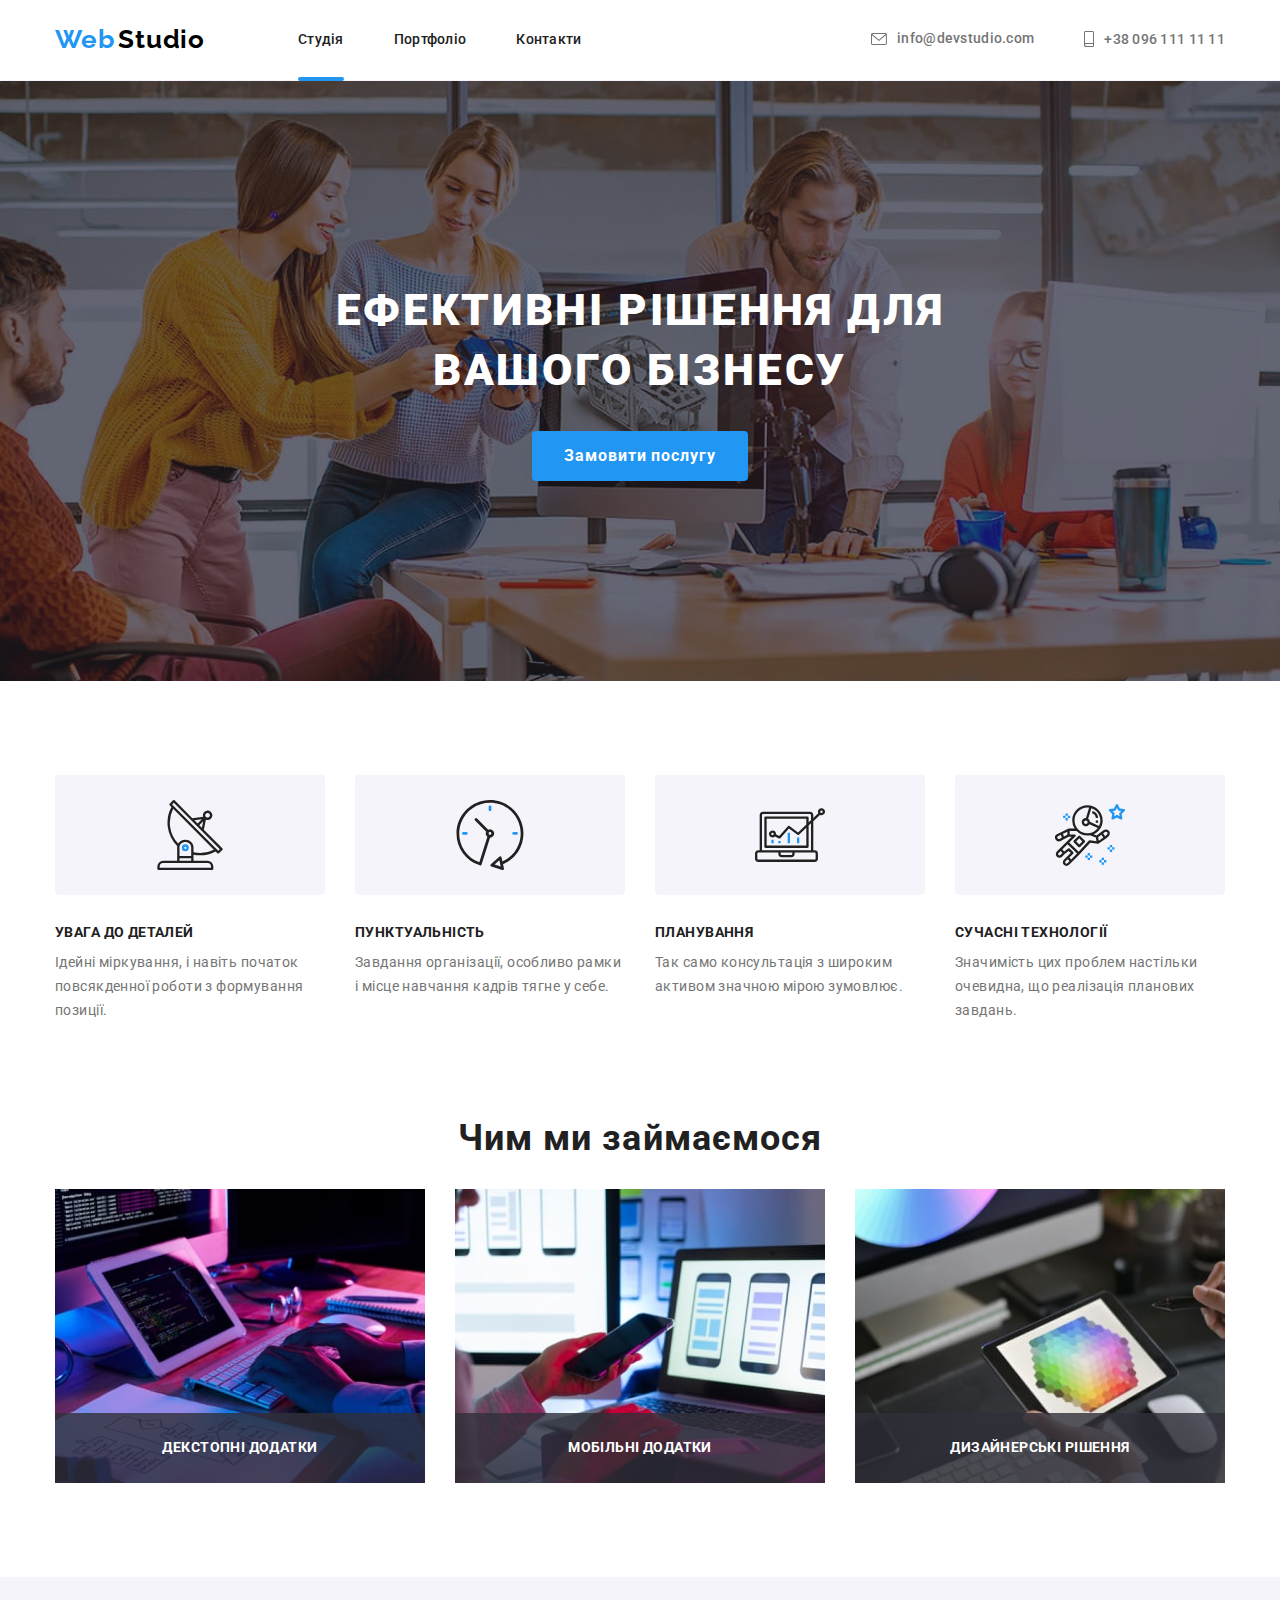
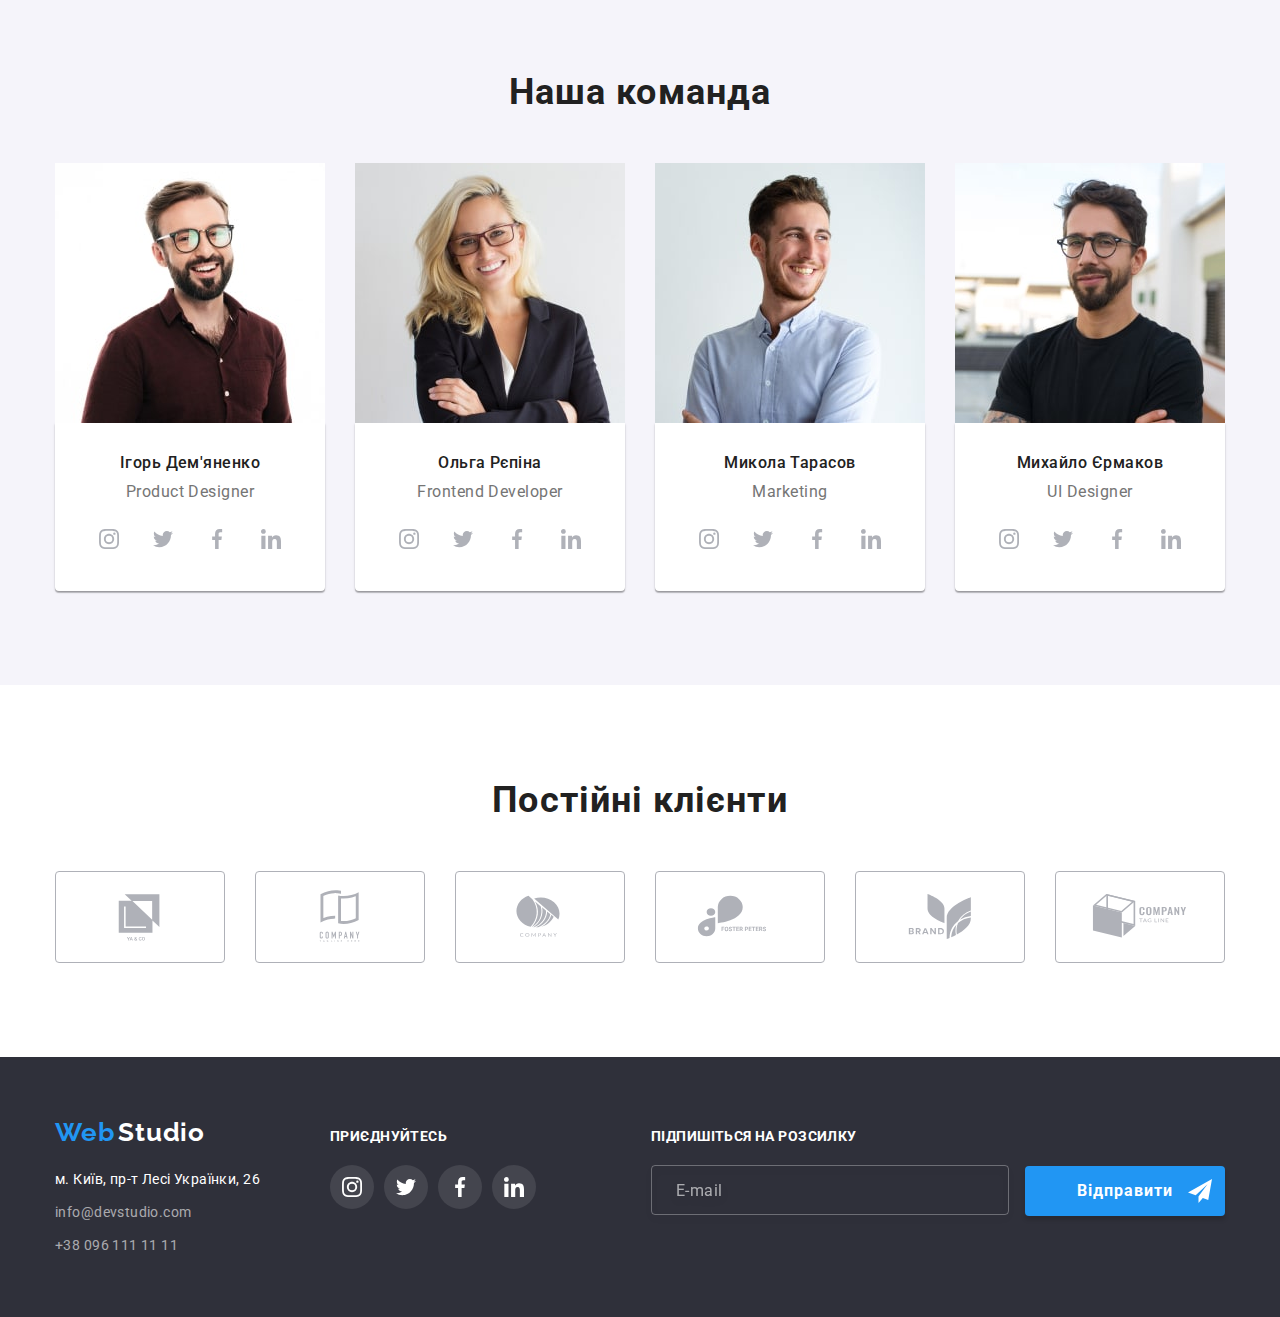
<file: index.html>
<!DOCTYPE html>
<html lang="uk">

<head>
    <meta charset="UTF-8">
    <meta http-equiv="X-UA-Compatible" content="IE=edge">
    <meta name="viewport" content="width=device-width, initial-scale=1.0">
    <title>WebStudio</title>
    <link rel="preconnect" href="https://fonts.googleapis.com">
    <link rel="preconnect" href="https://fonts.gstatic.com" crossorigin>
    <link
        href="https://fonts.googleapis.com/css2?family=Montserrat:wght@400;700&family=Raleway:wght@700&family=Roboto:wght@400;500;700;900&display=swap"
        rel="stylesheet">
    <link rel="stylesheet" href="https://cdnjs.cloudflare.com/ajax/libs/animate.css/4.1.1/animate.min.css" />
    <link href="https://unpkg.com/aos@2.3.1/dist/aos.css" rel="stylesheet">
    <link rel="stylesheet" href="https://cdnjs.cloudflare.com/ajax/libs/animate.css/4.1.1/animate.min.css" />
    <link rel="stylesheet"
        href="https://cdnjs.cloudflare.com/ajax/libs/modern-normalize/1.1.0/modern-normalize.min.css">
    <link rel="stylesheet" href="./CSS/main.min.css">
</head>

<!-- class="animate__animated animate__bounce" -->

<body>
    <header class="header">
        <div class="container">
            <a class="logo link" href="" lang="en"><span class="logo__web">Web</span> <span
                    class="logo__studio">Studio</span>
            </a>

            <nav class="navigation header__navigation">
                <ul class="navigation__list list">
                    <li class="navigation__item">
                        <a href="./index.html" class="navigation__link link current"> Студія </a>
                    </li>
                    <li class="navigation__item">
                        <a href="./portfolio.html" class="navigation__link link">Портфоліо</a>
                    </li>
                    <li class="navigation__item">
                        <a href="" class="navigation__link link">Контакти</a>
                    </li>
                </ul>
            </nav>
            <div class="auth-nav">
                <ul class="auth-list list">
                    <li>
                        <a href="mailto:info@devstudio.com" class="contact link">
                            <svg class="contact__icon" width="16" height="12">
                                <use href="./Images/icons.svg#icon-envelope"></use>
                            </svg>
                            info@devstudio.com
                        </a>
                    </li>
                    <li>
                        <a href="tel:+380961111111" class="contact link">
                            <svg class="contact__icon" width="10" height="16">
                                <use href="./Images/icons.svg#icon-smartphone"></use>
                            </svg>
                            +38 096 111 11 11</a>
                    </li>
                </ul>
            </div>
            <button type="button" class="menu-open" data-menu-open><svg class="menu-open-btn" width="40" height="40">
                    <use href="./Images/icons.svg#icon-menu_40px"></use>
                </svg></button>
            <div class="mobile-menu is-hidden" data-menu>
                <div class="container-mob">
                    <div class="menu-top">
                        <button type="button" class="menu-close" data-menu-close><svg class="close-open-btn" width="40"
                                height="40">
                                <use href="./Images/icons.svg#icon-close_40px"></use>
                            </svg></button>
                        <nav class="mob-menu-navigation">
                            <ul class="mob-menu-list list">
                                <li class="mob-menu-item">
                                    <a href="./index.html" class="mob-menu-link link current"> Студія </a>
                                </li>
                                <li class="mob-menu-item">
                                    <a href="./portfolio.html" class="mob-menu-link link">Портфоліо</a>
                                </li>
                                <li class="mob-menu-item">
                                    <a href="" class="mob-menu-link link">Контакти</a>
                                </li>
                            </ul>
                        </nav>
                    </div>
                    <div class="mob-auth-nav">
                        <ul class="mob-auth-list list">
                            <li>
                                <a href="tel:+380961111111" class="contact-tel link">
                                    +38 096 111 11 11</a>
                            </li>
                            <li>
                                <a href="mailto:info@devstudio.com" class="contact-mail link">
                                    info@devstudio.com
                                </a>
                            </li>

                        </ul>
                    </div>
                    <ul class="mob-soc-list list">
                        <li class="mob-soc-item">
                            <a href="" class="mob-soc-link link" target="_blank"
                                rel="noopener noreferrer nofollow">Instagram</a>
                        </li>
                        <li class="mob-soc-item">
                            <a href="" class="mob-soc-link link" target="_blank"
                                rel="noopener noreferrer nofollow">Twitter</a>
                        </li>
                        <li class="mob-soc-item">
                            <a href="" class="mob-soc-link link" target="_blank"
                                rel="noopener noreferrer nofollow">Facebook</a>
                        </li>
                        <li class="mob-soc-item">
                            <a href="" class="mob-soc-link link" target="_blank"
                                rel="noopener noreferrer nofollow">LinkedIn</a>
                        </li>
                    </ul>


                </div>
            </div>
    </header>
    <main>
        <section class="hero">
            <div class="container hero-content">
                <h1 class="hero-name">Ефективні рішення для вашого бізнесу</h1>
                <button type="button" class="button-hero" data-modal-open>Замовити послугу</button>
            </div>
        </section>
        <section class="about section">
            <div class="container">
                <h2 class="visually-hidden">Наші переваги</h2>

                <ul class="about-list list">
                    <li class="about-item">
                        <div class="about-thumb">
                            <svg class="about-icon" width="70" height="70">
                                <use href="./Images/icons.svg#icon-antenna-1"></use>
                            </svg>
                        </div>
                        <h3 class="about-title">УВАГА ДО ДЕТАЛЕЙ</h3>
                        <p class="about-text">Ідейні міркування, і навіть початок повсякденної роботи з формування
                            позиції.</p>

                    </li>
                    <li class="about-item">
                        <div class="about-thumb">
                            <svg class="about-icon" width="70" height="70">
                                <use href="./Images/icons.svg#icon-clock-1"></use>
                            </svg>
                        </div>
                        <h3 class="about-title">ПУНКТУАЛЬНІСТЬ</h3>
                        <p class="about-text">Завдання організації, особливо рамки і місце навчання кадрів тягне у себе.
                        </p>

                    </li>
                    <li class="about-item">
                        <div class="about-thumb">
                            <svg class="about-icon" width="70" height="70">
                                <use href="./Images/icons.svg#icon-diagram-1"></use>
                            </svg>
                        </div>
                        <h3 class="about-title">ПЛАНУВАННЯ</h3>
                        <p class="about-text">Так само консультація з широким активом значною мірою зумовлює.</p>

                    </li>
                    <li class="about-item">
                        <div class="about-thumb">
                            <svg class="about-icon" width="70" height="70">
                                <use href="./Images/icons.svg#icon-astronaut-1"></use>
                            </svg>
                        </div>
                        <h3 class="about-title">СУЧАСНІ ТЕХНОЛОГІЇ</h3>
                        <p class="about-text">Значимість цих проблем настільки очевидна, що реалізація планових завдань.
                        </p>

                    </li>
                </ul>
            </div>
        </section>
        <section class="works-section section">
            <div class="container">
                <h2 class="works">Чим ми займаємося</h2>
                <ul class="works-list list">
                    <li class="gallery-item">
                        <picture>
                            <source srcset="
                        ./Images/box_1.jpg   1x,
                         ./Images/box_1-2x.jpg 2x
                         " media="(min-width:1200px)" />
                            <img src="./Images/box_1.jpg" alt="Пише код" width="370" height="294">
                        </picture>
                        <p class="works-top">Декстопні додатки</p>
                    </li>
                    <li class="gallery-item">
                        <picture>
                            <source srcset="
                           ./Images/box_2.jpg   1x,
                            ./Images/box_2-2x.jpg 2x
                         " media="(min-width:1200px)" />
                            <img src="./Images/box_2.jpg" alt="Розробляє мобільний додаток" width="370" height="294">
                        </picture>
                        <p class="works-top">Мобільні додатки</p>
                    </li>
                    <li class="gallery-item">
                        <picture>
                            <source srcset="
                      ./Images/box_3.jpg   1x,
                          ./Images/box_3-2x.jpg 2x
                         " media="(min-width:1200px)" />
                            <img src="./Images/box_3.jpg" alt="Підбирає колір" width="370" height="294">
                        </picture>
                        <p class="works-top">Дизайнерські рішення</p>
                    </li>
                </ul>
            </div>
        </section>
        <section class="team-section section">
            <div class="container">
                <h2 class="team-title">Наша команда</h2>
                <ul class="team-list list">
                    <li class="team-item">
                        <picture>
                            <source srcset="
                            ./Images/img-desk-igor.jpg   1x,
                              ./Images/img-desk-igor-2x.jpg 2x
                            " media="(min-width:1200px)" />
                            <source srcset="
                            ./Images/img-tab-igor.jpg    1x,
                            ./Images/img-tab-igor-2x.jpg 2x
                            " media="(min-width:768px)" />
                            <source srcset="
                            ./Images/img-mob-igor.jpg    1x,
                            ./Images/img-mob-igor-2x.jpg 2x
                            " media="(max-width:767px)" />
                            <img class="team-img" src="./Images/img-mob-igor.jpg" alt="Ігор Дем'яненко" width="450"
                                height="460">
                        </picture>
                        <div class="team-block">
                            <p class="team-name">Ігорь Дем'яненко</p>
                            <p class="team-specialty" lang="en">Product Designer</p>
                            <ul class="team-soc list">
                                <li class="team-soc-item">
                                    <a href="" class="team-soc-link link">
                                        <svg class="team-soc-icon" width="20" height="20">
                                            <use href="./Images/icons.svg#icon-instagram-2"></use>
                                        </svg>
                                    </a>
                                </li>
                                <li class="team-soc-item"><a href="" class="team-soc-link link">
                                        <svg class="team-soc-icon" width="20" height="20">
                                            <use href="./Images/icons.svg#icon-twitter-1"></use>
                                        </svg>
                                    </a></li>
                                <li class="team-soc-item"><a href="" class="team-soc-link link">
                                        <svg class="team-soc-icon" width="20" height="20">
                                            <use href="./Images/icons.svg#icon-facebook-1"></use>
                                        </svg>
                                    </a></li>
                                <li class="team-soc-item"><a href="" class="team-soc-link link">
                                        <svg class="team-soc-icon" width="20" height="20">
                                            <use href="./Images/icons.svg#icon-linkedin-1"></use>
                                        </svg>
                                    </a></li>
                            </ul>

                        </div>
                    </li>
                    <li class="team-item">

                        <picture>
                            <source srcset="
                            ./Images/img-desk-olga.jpg   1x,
                                 ./Images/img-desk-olga-2x.jpg 2x
                            " media="(min-width:1200px)" />
                            <source srcset="
                                ./Images/img-tab-olga.jpg    1x,
                                ./Images/img-tab-olga-2x.jpg 2x
                            " media="(min-width:768px)" />
                            <source srcset="
                              ./Images/img-mob-olga.jpg    1x,
                              ./Images/img-mob-olga-2x.jpg 2x
                             " media="(max-width:767px)" />
                            <img class="team-img" src="./Images/img-mob-olga.jpg" alt="Ольга Рєпіна" width="450"
                                height="460">
                        </picture>
                        <div class="team-block">
                            <p class="team-name"> Ольга Рєпіна</p>
                            <p class="team-specialty" lang="en">Frontend Developer</p>
                            <ul class="team-soc list">
                                <li class="team-soc-item">
                                    <a href="" class="team-soc-link link">
                                        <svg class="team-soc-icon" width="20" height="20">
                                            <use href="./Images/icons.svg#icon-instagram-2"></use>
                                        </svg>
                                    </a>
                                </li>
                                <li class="team-soc-item"><a href="" class="team-soc-link link">
                                        <svg class="team-soc-icon" width="20" height="20">
                                            <use href="./Images/icons.svg#icon-twitter-1"></use>
                                        </svg>
                                    </a></li>
                                <li class="team-soc-item"><a href="" class="team-soc-link link">
                                        <svg class="team-soc-icon" width="20" height="20">
                                            <use href="./Images/icons.svg#icon-facebook-1"></use>
                                        </svg>
                                    </a></li>
                                <li class="team-soc-item"><a href="" class="team-soc-link link">
                                        <svg class="team-soc-icon" width="20" height="20">
                                            <use href="./Images/icons.svg#icon-linkedin-1"></use>
                                        </svg>
                                    </a></li>
                            </ul>
                        </div>
                    </li>
                    <li class="team-item">
                        <picture>
                            <source srcset="
                                ./Images/img-desk-mykola.jpg   1x,
                                ./Images/img-desk-mykola-2x.jpg 2x
                                 " media="(min-width:1200px)" />
                            <source srcset="
                              ./Images/img-tab-mykola.jpg    1x,
                               ./Images/img-tab-mykola-2x.jpg 2x
                                  " media="(min-width:768px)" />
                            <source srcset="
                               ./Images/img-mob-mykola.jpg    1x,
                                 ./Images/img-mob-mykola-2x.jpg 2x
                                  " media="(max-width:767px)" />
                            <img class="team-img" src="./Images/img-mob-mykola.jpg" alt="Микола Тарасов" width="450"
                                height="460">
                        </picture>
                        <div class="team-block">
                            <p class="team-name">Микола Тарасов</p>
                            <p class="team-specialty" lang="en">Marketing</p>
                            <ul class="team-soc list">
                                <li class="team-soc-item">
                                    <a href="" class="team-soc-link link">
                                        <svg class="team-soc-icon" width="20" height="20">
                                            <use href="./Images/icons.svg#icon-instagram-2"></use>
                                        </svg>
                                    </a>
                                </li>
                                <li class="team-soc-item"><a href="" class="team-soc-link link">
                                        <svg class="team-soc-icon" width="20" height="20">
                                            <use href="./Images/icons.svg#icon-twitter-1"></use>
                                        </svg>
                                    </a></li>
                                <li class="team-soc-item"><a href="" class="team-soc-link link">
                                        <svg class="team-soc-icon" width="20" height="20">
                                            <use href="./Images/icons.svg#icon-facebook-1"></use>
                                        </svg>
                                    </a></li>
                                <li class="team-soc-item"><a href="" class="team-soc-link link">
                                        <svg class="team-soc-icon" width="20" height="20">
                                            <use href="./Images/icons.svg#icon-linkedin-1"></use>
                                        </svg>
                                    </a></li>
                            </ul>
                        </div>
                    </li>
                    <li class="team-item">
                        <picture>
                            <source srcset="
                              ./Images/img-desk-mykhailo.jpg   1x,
                                ./Images/img-desk-mykhailo-2x.jpg 2x
                               " media="(min-width:1200px)" />
                            <source srcset="
                                ./Images/img-tab-mykhailo.jpg    1x,
                                 ./Images/img-tab-mykhailo-2x.jpg 2x
                                " media="(min-width:768px)" />
                            <source srcset="
                                 ./Images/img-mob-mykhailo.jpg    1x,
                                   ./Images/img-mob-mykhailo-2x.jpg 2x
                                  " media="(max-width:767px)" />
                            <img class="team-img" src="./Images/img-mob-mykhailo.jpg" alt="Михайло Єрмаков" width="450"
                                height="460">
                        </picture>
                        <div class="team-block">
                            <p class="team-name">Михайло Єрмаков</p>
                            <p class="team-specialty" lang="en">UI Designer</p>
                            <ul class="team-soc list">
                                <li class="team-soc-item">
                                    <a href="" class="team-soc-link link">
                                        <svg class="team-soc-icon" width="20" height="20">
                                            <use href="./Images/icons.svg#icon-instagram-2"></use>
                                        </svg>
                                    </a>
                                </li>
                                <li class="team-soc-item"><a href="" class="team-soc-link link">
                                        <svg class="team-soc-icon" width="20" height="20">
                                            <use href="./Images/icons.svg#icon-twitter-1"></use>
                                        </svg>
                                    </a></li>
                                <li class="team-soc-item"><a href="" class="team-soc-link link">
                                        <svg class="team-soc-icon" width="20" height="20">
                                            <use href="./Images/icons.svg#icon-facebook-1"></use>
                                        </svg>
                                    </a></li>
                                <li class="team-soc-item"><a href="" class="team-soc-link link">
                                        <svg class="team-soc-icon" width="20" height="20">
                                            <use href="./Images/icons.svg#icon-linkedin-1"></use>
                                        </svg>
                                    </a></li>
                            </ul>
                        </div>
                    </li>
                </ul>
            </div>
        </section>
        <section class="clients-section section">
            <div class="container">
                <h2 class="clients-title">Постійні клієнти</h2>

                <ul class="clients-list list">
                    <li class="clients-item">
                        <a href="" class="clients-link link">
                            <svg class="clients-icon" width="106" height="60">
                                <use href="./Images/icons.svg#icon-Logo-YaCo"></use>
                            </svg>
                        </a>

                    </li>
                    <li class="clients-item">
                        <a href="" class="clients-link link">
                            <svg class="clients-icon" width="106" height="60">
                                <use href="./Images/icons.svg#icon-Logo-taglineHere"></use>
                            </svg>
                        </a>

                    </li>
                    <li class="clients-item">
                        <a href="" class="clients-link link">
                            <svg class="clients-icon" width="106" height="60">
                                <use href="./Images/icons.svg#icon-Logo-company"></use>
                            </svg>
                        </a>

                    </li>
                    <li class="clients-item">
                        <a href="" class="clients-link link">
                            <svg class="clients-icon" width="106" height="60">
                                <use href="./Images/icons.svg#icon-Logo-foster"></use>
                            </svg>
                        </a>

                    </li>
                    <li class="clients-item">
                        <a href="" class="clients-link link">
                            <svg class="clients-icon" width="106" height="60">
                                <use href="./Images/icons.svg#icon-Logo-brand"></use>
                            </svg>
                        </a>

                    </li>
                    <li class="clients-item">
                        <a href="" class="clients-link link">
                            <svg class="clients-icon" width="106" height="60">
                                <use href="./Images/icons.svg#icon-Logo-tagLine"></use>
                            </svg>
                        </a>

                    </li>
                </ul>

            </div>
        </section>
    </main>
    <footer class="footer">
        <div class="container">
            <div class="two-section-tab">
                <div class="address-thumb footer__address-thumb">
                    <a class="logo footer__logo link" href="" lang="en"><span class="logo__web">Web</span> <span
                            class=" logo__studio logo__studio--white">Studio</span></a>
                    <address>
                        <a class="footer__address link" href="https://goo.gl/maps/BBS1sjoUENWyH9NC9" target="_blank"
                            rel="noopener noreferrer nofollow">м. Київ, пр-т Лесі Українки, 26</a>
                        <ul class="footer__list list">
                            <li class=footer__item><a class="footer__contact link"
                                    href="mailto:info@devstudio.com">info@devstudio.com</a>
                            </li>
                            <li class=footer__item><a class="footer__contact link" href="tel:+380961111111">+38 096 111
                                    11
                                    11</a>
                            </li>
                        </ul>
                    </address>
                </div>
                <div class="footer-soc footer__footer-soc">
                    <h3>Приєднуйтесь</h3>
                    <ul class="footer-soc__list list">
                        <li class="footer-soc__item">
                            <a href="" class="footer-soc__link link">
                                <svg class="footer-soc__icon" width="20" height="20">
                                    <use href="./Images/icons.svg#icon-instagram-2"></use>
                                </svg>
                            </a>
                        </li>
                        <li class="footer-soc__item">
                            <a href="" class="footer-soc__link link">
                                <svg class="footer-soc__icon" width="20" height="20">
                                    <use href="./Images/icons.svg#icon-twitter-1"></use>
                                </svg>
                            </a>
                        </li>
                        <li class="footer-soc__item">
                            <a href="" class="footer-soc__link link">
                                <svg class="footer-soc__icon" width="20" height="20">
                                    <use href="./Images/icons.svg#icon-facebook-1"></use>
                                </svg>
                            </a>
                        </li>
                        <li class="footer-soc__item">
                            <a href="" class="footer-soc__link link">
                                <svg class="footer-soc__icon" width="20" height="20">
                                    <use href="./Images/icons.svg#icon-linkedin-1"></use>
                                </svg>
                            </a>
                        </li>
                    </ul>
                </div>
            </div>
            <div class="subscription-box">
                <h3>Підпишіться на розсилку</h3>
                <form class="subscription-form">

                    <input type="email" class="subscription-form__input" name="subscription-form__email" required
                        placeholder="E-mail">

                    <button type="submit" class="submit-button">Відправити
                        <svg class="submit-button__icon" width="24" height="24">
                            <use href="./Images/icons.svg#icon-icon-send"></use>
                        </svg>
                    </button>
                </form>
            </div>
        </div>
    </footer>
    <div class="backdrop is-hidden" data-modal>
        <div class="modal">
            <button type="button" class="modal__close" data-modal-close>
                <svg class="modal__icon" width="18" height="18">
                    <use href="./Images/icons.svg#icon-close-black-18dp-2-1"></use>
                </svg>
            </button>
            <p class="modal__title">Залиште свої дані, ми вам передзвонимо</p>
            <form class="modal-form">
                <div class="input">
                    <label for="user-name" class="input__title">Ім'я</label>
                    <div class="input__wrap">
                        <input type="text" class="input__form" name="user-name" required id="user-name">
                        <svg class="input__icon" width="18" height="18">
                            <use href="./Images/icons.svg#icon-person-black-18dp-1"></use>
                        </svg>
                    </div>

                </div>
                <div class="input">
                    <label>
                        <span class="input__title">Телефон</span>
                        <span class="input__wrap">
                            <input type="tel" class="input__form" name="user-tel" title="+380 (96) 111-11-11" required
                                minlength="3">
                            <svg class="input__icon" width="18" height="18">
                                <use href="./Images/icons.svg#icon-phone-black-18dp-1"></use>
                            </svg>
                        </span>
                    </label>
                </div>
                <div class="input">
                    <label> <span class="input__title">Пошта</span>
                        <span class="input__wrap">
                            <input type="email" class="input__form" name="user-mail">
                            <svg class="input__icon" width="18" height="18">
                                <use href="./Images/icons.svg#icon-email-black-18dp-1"></use>
                            </svg>
                        </span>
                    </label>
                </div>
                <div class="input">
                    <label for="user-comment" class="input__title">Ваш коментар</label>
                    <textarea name="user-comment" id="user-comment" class="input__text"
                        placeholder="Введіть текст"></textarea>
                </div>
                <div class="input-check">
                    <input type="checkbox" name="user-policy" value="true" class="input-check__tick visually-hidden"
                        id="user-policy">
                    <label for="user-policy" class="input-check__text">
                        <span>
                            <svg class="input-check__icon" width="16" height="15">
                                <use href="./Images/icons.svg#icon-Vector"></use>
                            </svg>
                        </span>
                        Погоджуюся з розсилкою та приймаю
                        <a href="" class="input-check__link"> Умови договору</a>
                    </label>
                </div>
                <button type="submit" class="input-button ">Відправити</button>

            </form>
        </div>

    </div>
    <script src="https://unpkg.com/aos@2.3.1/dist/aos.js"></script>
    <script>
        AOS.init();
    </script>
    <script src="./js/modal.js"></script>
    <script src="./js/menu.js"></script>
</body>

</html>
</file>
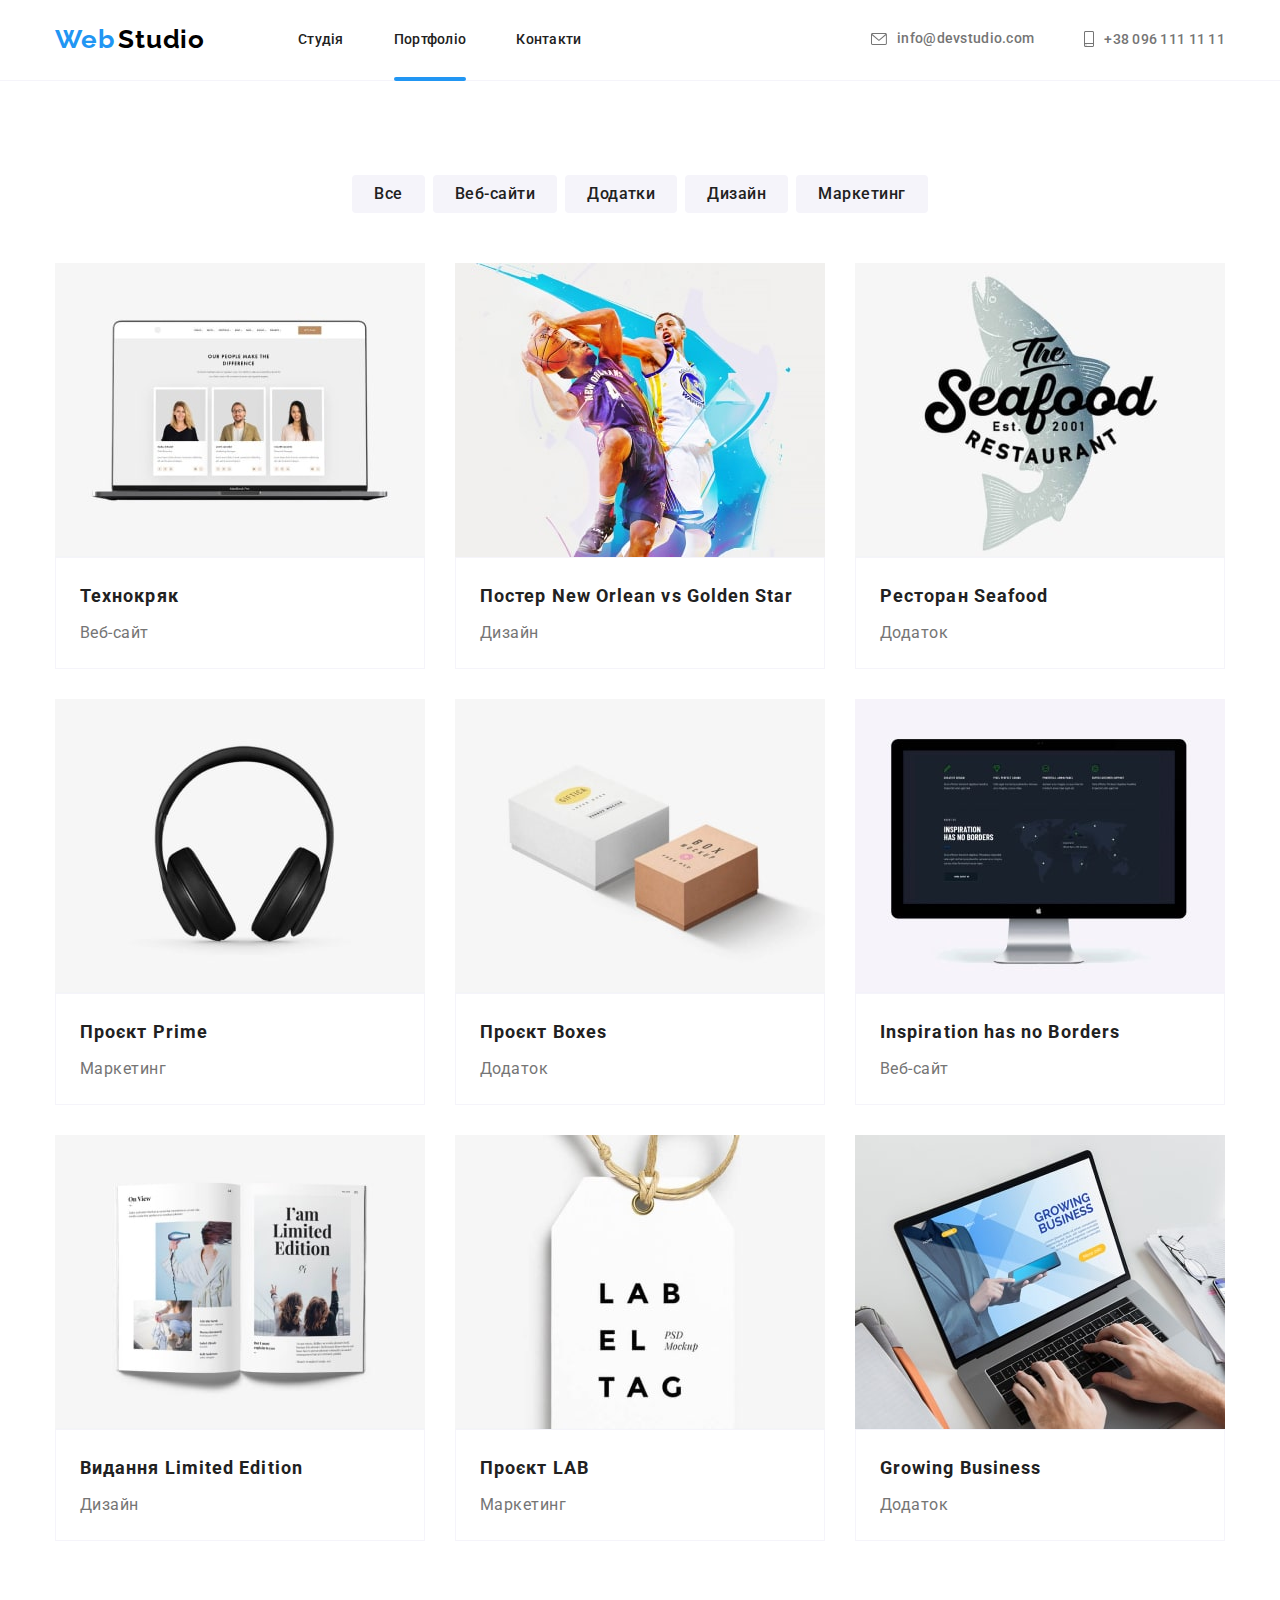
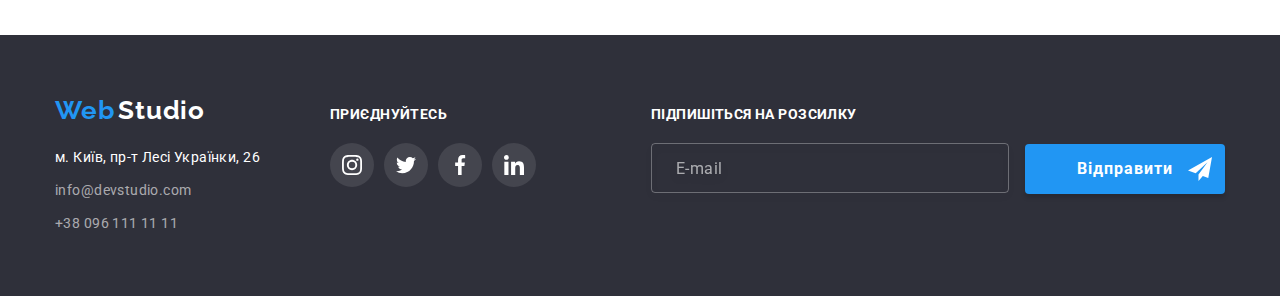
<file: portfolio.html>
<!DOCTYPE html>
<html lang="uk">

<head>
    <meta charset="UTF-8">
    <meta http-equiv="X-UA-Compatible" content="IE=edge">
    <meta name="viewport" content="width=device-width, initial-scale=1.0">
    <title>WebStudio</title>
    <link rel="preconnect" href="https://fonts.googleapis.com">
    <link rel="preconnect" href="https://fonts.gstatic.com" crossorigin>
    <link
        href="https://fonts.googleapis.com/css2?family=Montserrat:wght@400;700&family=Raleway:wght@700&family=Roboto:wght@400;500;700;900&display=swap"
        rel="stylesheet">
    <link rel="stylesheet" href="https://cdnjs.cloudflare.com/ajax/libs/animate.css/4.1.1/animate.min.css" />
    <link href="https://unpkg.com/aos@2.3.1/dist/aos.css" rel="stylesheet">
    <link rel="stylesheet" href="https://cdnjs.cloudflare.com/ajax/libs/animate.css/4.1.1/animate.min.css" />
    <link rel="stylesheet"
        href="https://cdnjs.cloudflare.com/ajax/libs/modern-normalize/1.1.0/modern-normalize.min.css">
    <link rel="stylesheet" href="./CSS/main.min.css">
</head>

<body>
    <header class="header">
        <div class="container">
            <a class="logo link" href="" lang="en"><span class="logo__web">Web</span> <span
                    class="logo__studio">Studio</span>
            </a>

            <nav class="navigation header__navigation">
                <ul class="navigation__list list">
                    <li class="navigation__item">
                        <a href="./index.html" class="navigation__link link"> Студія </a>
                    </li>
                    <li class="navigation__item">
                        <a href="./portfolio.html" class="navigation__link link current">Портфоліо</a>
                    </li>
                    <li class="navigation__item">
                        <a href="" class="navigation__link link">Контакти</a>
                    </li>
                </ul>
            </nav>
            <div class="auth-nav">
                <ul class="auth-list list">
                    <li>
                        <a href="mailto:info@devstudio.com" class="contact link">
                            <svg class="contact__icon" width="16" height="12">
                                <use href="./Images/icons.svg#icon-envelope"></use>
                            </svg>
                            info@devstudio.com
                        </a>
                    </li>
                    <li>
                        <a href="tel:+380961111111" class="contact link">
                            <svg class="contact__icon" width="10" height="16">
                                <use href="./Images/icons.svg#icon-smartphone"></use>
                            </svg>
                            +38 096 111 11 11</a>
                    </li>
                </ul>
            </div>
            <button type="button" class="menu-open" data-menu-open><svg class="menu-open-btn" width="40" height="40">
                    <use href="./Images/icons.svg#icon-menu_40px"></use>
                </svg></button>
            <div class="mobile-menu is-hidden" data-menu>
                <div class="container-mob">
                    <div class="menu-top">
                        <button type="button" class="menu-close" data-menu-close><svg class="close-open-btn" width="40"
                                height="40">
                                <use href="./Images/icons.svg#icon-close_40px"></use>
                            </svg></button>

                        <nav class="mob-menu-navigation">
                            <ul class="mob-menu-list list">
                                <li class="mob-menu-item">
                                    <a href="./index.html" class="mob-menu-link link current"> Студія </a>
                                </li>
                                <li class="mob-menu-item">
                                    <a href="./portfolio.html" class="mob-menu-link link">Портфоліо</a>
                                </li>
                                <li class="mob-menu-item">
                                    <a href="" class="mob-menu-link link">Контакти</a>
                                </li>
                            </ul>
                        </nav>
                    </div>
                    <div class="mob-auth-nav">
                        <ul class="mob-auth-list list">
                            <li>
                                <a href="tel:+380961111111" class="contact-tel link">
                                    +38 096 111 11 11</a>
                            </li>
                            <li>
                                <a href="mailto:info@devstudio.com" class="contact-mail link">
                                    info@devstudio.com
                                </a>
                            </li>

                        </ul>
                    </div>
                    <ul class="mob-soc-list list">
                        <li class="mob-soc-item">
                            <a href="" class="mob-soc-link link" target="_blank"
                                rel="noopener noreferrer nofollow">Instagram</a>
                        </li>
                        <li class="mob-soc-item">
                            <a href="" class="mob-soc-link link" target="_blank"
                                rel="noopener noreferrer nofollow">Twitter</a>
                        </li>
                        <li class="mob-soc-item">
                            <a href="" class="mob-soc-link link" target="_blank"
                                rel="noopener noreferrer nofollow">Facebook</a>
                        </li>
                        <li class="mob-soc-item">
                            <a href="" class="mob-soc-link link" target="_blank"
                                rel="noopener noreferrer nofollow">LinkedIn</a>
                        </li>
                    </ul>

                </div>
            </div>
        </div>
    </header>
    <main>
        <section>

            <h1 class="visually-hidden">Портфоліо</h1>
            <!-- Приховний хеддер, заховати !!! -->
            <div class="container">
                <ul class="button-list list">
                    <li>
                        <button type="button" class="button-portfolio">Все</button>
                    </li>
                    <li>
                        <button type="button" class="button-portfolio">Веб-сайти</button>
                    </li>
                    <li>
                        <button type="button" class="button-portfolio">Додатки</button>
                    </li>
                    <li>
                        <button type="button" class="button-portfolio">Дизайн</button>
                    </li>
                    <li>
                        <button type="button" class="button-portfolio">Маркетинг</button>
                    </li>
                </ul>

                <ul class="cataloge-list list">

                    <li class="portfolio-item">
                        <div class="portfolio-top-wrap">
                            <picture>
                                <source srcset="
                                ./Images/Techno-desk.jpg   1x,
                                ./Images/Techno-desk-2x.jpg 2x
                                " media="(min-width:1200px)" />
                                <source srcset="
                                ./Images/Techno-tab.jpg    1x,
                                ./Images/Techno-tab-2x.jpg 2x
                                " media="(min-width:768px)" />
                                <source srcset="
                                ./Images/Techno-mob.jpg   1x,
                                ./Images/Techno-mob-2x.jpg 2x
                                " media="(max-width:767px)" />
                                <img src="./Images/Techno-mob.jpg" alt="Технокряк" width="450" height="294" />
                            </picture>
                            <p class="portfolio-text">
                                Ресурс пропонує комплексні пропозиції з різним рівнем функціоналу
                                та
                                сервісів. Все це дозволить відвідувачу отримати
                                вичерпні відомості про компанію чи приватну особу.

                            </p>
                        </div>

                        <div class="portfolio-block">
                            <p class="cataloge-works">Технокряк</p>
                            <p class="portfolio-name">Веб-сайт</p>
                        </div>
                    </li>


                    <li class="portfolio-item">
                        <div class="portfolio-top-wrap">
                            <picture>
                                <source srcset="
                                 ./Images/New-orlean-desk.jpg   1x,
                                 ./Images/New-orlean-desk-2x.jpg 2x
                                  " media="(min-width:1200px)" />
                                <source srcset="
                                   ./Images/New-orlean-tab.jpg    1x,
                                    ./Images/New-orlean-tab-2x.jpg 2x
                                    " media="(min-width:768px)" />
                                <source srcset="
                                    ./Images/New-orlean-mob.jpg   1x,
                                    ./Images/New-orlean-mob-2x.jpg 2x
                                   " media="(max-width:767px)" />
                                <img src="./Images/New-orlean-mob.jpg" alt="New-Orlean" width="450" height="294" />
                            </picture>
                            <p class="portfolio-text">
                                Lorem ipsum dolor, sit amet consectetur adipisicing elit. Ad recusandae autem dolorem
                                totam eveniet tempora reiciendis provident quibusdam corporis. Harum laborum ea minima.
                                Consequuntur dolorem soluta non doloribus at. Quaerat.

                            </p>
                        </div>
                        <div class="portfolio-block">
                            <p class="cataloge-works">Постер New Orlean vs Golden Star</p>
                            <p class="portfolio-name">Дизайн</p>
                        </div>
                    </li>
                    <li class="portfolio-item">
                        <div class="portfolio-top-wrap">
                            <picture>
                                <source srcset="
                               ./Images/Seafood-desk.jpg   1x,
                                 ./Images/Seafood-desk-2x.jpg 2x
                                  " media="(min-width:1200px)" />
                                <source srcset="
                                   ./Images/Seafood-tab.jpg    1x,
                                   ./Images/Seafood-tab-2x.jpg 2x
                                   " media="(min-width:768px)" />
                                <source srcset="
                                   ./Images/Seafood-mob.jpg   1x,
                                    ./Images/Seafood-mob-2x.jpg 2x
                                     " media="(max-width:767px)" />
                                <img src="./Images/Seafood-mob.jpg" alt="Seafood" width="450" height="294" />
                            </picture>
                            <p class="portfolio-text">
                                Lorem ipsum dolor sit amet.

                            </p>
                        </div>
                        <div class="portfolio-block">
                            <p class="cataloge-works">Ресторан Seafood</p>
                            <p class="portfolio-name">Додаток</p>
                        </div>
                    </li>
                    <li class="portfolio-item">
                        <div class="portfolio-top-wrap">
                            <picture>
                                <source srcset="
                                ./Images/Prime-desk.jpg   1x,
                                ./Images/Prime-desk-2x.jpg 2x
                                 " media="(min-width:1200px)" />
                                <source srcset="
                                 ./Images/Prime-tab.jpg    1x,
                                  ./Images/Prime-tab-2x.jpg 2x
                                   " media="(min-width:768px)" />
                                <source srcset="
                                    ./Images/Prime-mob.jpg   1x,
                                    ./Images/Prime-mob-2x.jpg 2x
                                      " media="(max-width:767px)" />
                                <img src="./Images/Prime-mob.jpg" alt="Prime" width="450" height="294" />
                            </picture>
                            <p class="portfolio-text">
                                Lorem ipsum dolor, sit amet consectetur adipisicing elit. Eaque dolore tempore deserunt
                                eligendi temporibus explicabo aspernatur incidunt velit fugiat asperiores.
                            </p>
                        </div>
                        <div class="portfolio-block">
                            <p class="cataloge-works">Проєкт Prime</p>
                            <p class="portfolio-name">Маркетинг</p>
                        </div>
                    </li>
                    <li class="portfolio-item">
                        <div class="portfolio-top-wrap">
                            <picture>
                                <source srcset="
                             ./Images/Boxes-desk.jpg   1x,
                               ./Images/Boxes-desk-2x.jpg 2x
                                " media="(min-width:1200px)" />
                                <source srcset="
                                 ./Images/Boxes-tab.jpg    1x,
                                 ./Images/Boxes-tab-2x.jpg 2x
                                   " media="(min-width:768px)" />
                                <source srcset="
                                  ./Images/Boxes-mob.jpg   1x,
                                    ./Images/Boxes-mob-2x.jpg 2x
                                    " media="(max-width:767px)" />
                                <img src="./Images/Boxes-mob.jpg" alt="Boxes" width="450" height="294" />
                            </picture>
                            <p class="portfolio-text">
                                Lorem ipsum dolor, sit amet consectetur adipisicing elit. Eaque dolore tempore deserunt
                                eligendi temporibus
                                explicabo aspernatur incidunt velit fugiat asperiores.
                            </p>
                        </div>
                        <div class="portfolio-block">
                            <p class="cataloge-works">Проєкт Boxes</p>
                            <p class="portfolio-name">Додаток</p>
                        </div>
                    </li>
                    <li class="portfolio-item">
                        <div class="portfolio-top-wrap">
                            <picture>
                                <source srcset="
                                  ./Images/Inspiration-desk.jpg   1x,
                                    ./Images/Inspiration-desk-2x.jpg 2x
                                   " media="(min-width:1200px)" />
                                <source srcset="
                                  ./Images/Inspiration-tab.jpg    1x,
                                   ./Images/Inspiration-tab-2x.jpg 2x
                                    " media="(min-width:768px)" />
                                <source srcset="
                                    ./Images/Inspiration-mob.jpg   1x,
                                     ./Images/Inspiration-mob-2x.jpg 2x
                                   " media="(max-width:767px)" />
                                <img src="./Images/Inspiration-mob.jpg" alt="inspiration" width="450" height="294" />
                            </picture>
                            <p class="portfolio-text">
                                Lorem ipsum dolor, sit amet consectetur adipisicing elit. Eaque dolore tempore deserunt
                                eligendi temporibus
                                explicabo aspernatur incidunt velit fugiat asperiores.
                            </p>
                        </div>
                        <div class="portfolio-block">
                            <p class="cataloge-works">Inspiration has no Borders</p>
                            <p class="portfolio-name">Веб-сайт</p>
                        </div>
                    </li>
                    <li class="portfolio-item">
                        <div class="portfolio-top-wrap">
                            <picture>
                                <source srcset="
                            ./Images/Limited-desk.jpg   1x,
                            ./Images/Limited-desk-2x.jpg 2x
                             " media="(min-width:1200px)" />
                                <source srcset="
                             ./Images/Limited-tab.jpg    1x,
                              ./Images/Limited-tab-2x.jpg 2x
                              " media="(min-width:768px)" />
                                <source srcset="
                                ./Images/Limited-mob.jpg   1x,
                               ./Images/Limited-mob-2x.jpg 2x
                                " media="(max-width:767px)" />
                                <img src="./Images/Limited-mob.jpg" alt="Limited" width="450" height="294" />
                            </picture>
                            <p class="portfolio-text">
                                Lorem ipsum dolor, sit amet consectetur adipisicing elit. Eaque dolore tempore deserunt
                                eligendi temporibus
                                explicabo aspernatur incidunt velit fugiat asperiores.
                            </p>
                        </div>
                        <div class="portfolio-block">
                            <p class="cataloge-works">Видання Limited Edition</p>
                            <p class="portfolio-name">Дизайн</p>
                        </div>
                    </li>
                    <li class="portfolio-item">
                        <div class="portfolio-top-wrap">
                            <picture>
                                <source srcset="
                               ./Images/LAB-desk.jpg   1x,
                                  ./Images/LAB-desk-2x.jpg 2x
                                   " media="(min-width:1200px)" />
                                <source srcset="
                                 ./Images/LAB-tab.jpg    1x,
                                 ./Images/LAB-tab-2x.jpg 2x
                                    " media="(min-width:768px)" />
                                <source srcset="
                                   ./Images/LAB-mob.jpg   1x,
                                   ./Images/LAB-mob-2x.jpg 2x
                                     " media="(max-width:767px)" />
                                <img src="./Images/LAB-mob.jpg" alt="LAB" width="450" height="294" />
                            </picture>
                            <p class="portfolio-text">
                                Lorem ipsum dolor, sit amet consectetur adipisicing elit. Eaque dolore tempore deserunt
                                eligendi temporibus
                                explicabo aspernatur incidunt velit fugiat asperiores.
                            </p>
                        </div>
                        <div class="portfolio-block">
                            <p class="cataloge-works">Проєкт LAB</p>
                            <p class="portfolio-name">Маркетинг</p>
                        </div>
                    </li>
                    <li class="portfolio-item">
                        <div class="portfolio-top-wrap">
                            <picture>
                                <source srcset="
                               ./Images/Business-desk.jpg   1x,
                              ./Images/Business-desk-2x.jpg 2x
                                 " media="(min-width:1200px)" />
                                <source srcset="
                               ./Images/Business-tab.jpg    1x,
                               ./Images/Business-tab-2x.jpg 2x
                                " media="(min-width:768px)" />
                                <source srcset="
                                  ./Images/Business-mob.jpg   1x,
                                   ./Images/Business-mob-2x.jpg 2x
                                    " media="(max-width:767px)" />
                                <img src="./Images/Business-mob.jpg" alt="Business" width="450" height="294" />
                            </picture>
                            <p class="portfolio-text">
                                Lorem ipsum dolor, sit amet consectetur adipisicing elit. Eaque dolore tempore deserunt
                                eligendi temporibus
                                explicabo aspernatur incidunt velit fugiat asperiores.
                            </p>
                        </div>
                        <div class="portfolio-block">
                            <p class="cataloge-works">Growing Business</p>
                            <p class="portfolio-name">Додаток</p>
                        </div>
                    </li>
                </ul>
            </div>
        </section>

    </main>
    <footer class="footer">
        <div class="container">
            <div class="two-section-tab">
                <div class="address-thumb footer__address-thumb">
                    <a class="logo footer__logo link" href="" lang="en"><span class="logo__web">Web</span> <span
                            class=" logo__studio logo__studio--white">Studio</span></a>
                    <address>
                        <a class="footer__address link" href="https://goo.gl/maps/BBS1sjoUENWyH9NC9" target="_blank"
                            rel="noopener noreferrer nofollow">м. Київ, пр-т Лесі Українки, 26</a>
                        <ul class="footer__list list">
                            <li class=footer__item><a class="footer__contact link"
                                    href="mailto:info@devstudio.com">info@devstudio.com</a>
                            </li>
                            <li class=footer__item><a class="footer__contact link" href="tel:+380961111111">+38 096 111
                                    11
                                    11</a>
                            </li>
                        </ul>
                    </address>
                </div>
                <div class="footer-soc footer__footer-soc">
                    <h3>Приєднуйтесь</h3>
                    <ul class="footer-soc__list list">
                        <li class="footer-soc__item">
                            <a href="" class="footer-soc__link link">
                                <svg class="footer-soc__icon" width="20" height="20">
                                    <use href="./Images/icons.svg#icon-instagram-2"></use>
                                </svg>
                            </a>
                        </li>
                        <li class="footer-soc__item">
                            <a href="" class="footer-soc__link link">
                                <svg class="footer-soc__icon" width="20" height="20">
                                    <use href="./Images/icons.svg#icon-twitter-1"></use>
                                </svg>
                            </a>
                        </li>
                        <li class="footer-soc__item">
                            <a href="" class="footer-soc__link link">
                                <svg class="footer-soc__icon" width="20" height="20">
                                    <use href="./Images/icons.svg#icon-facebook-1"></use>
                                </svg>
                            </a>
                        </li>
                        <li class="footer-soc__item">
                            <a href="" class="footer-soc__link link">
                                <svg class="footer-soc__icon" width="20" height="20">
                                    <use href="./Images/icons.svg#icon-linkedin-1"></use>
                                </svg>
                            </a>
                        </li>
                    </ul>
                </div>
            </div>
            <div class="subscription-box">
                <h3>Підпишіться на розсилку</h3>
                <form class="subscription-form">

                    <input type="email" class="subscription-form__input" name="subscription-form__email" required
                        placeholder="E-mail">

                    <button type="submit" class="submit-button">Відправити
                        <svg class="submit-button__icon" width="24" height="24">
                            <use href="./Images/icons.svg#icon-icon-send"></use>
                        </svg>
                    </button>
                </form>
            </div>
        </div>
    </footer>
    <script src="https://unpkg.com/aos@2.3.1/dist/aos.js"></script>
    <script>
        AOS.init();
    </script>
    <script src="./js/menu.js"></script>
</body>

</html>
</file>
<file: CSS/main.min.css>
:root{--header-color: #212121;--title-color: #757575;--accent-color: #2196f3;--second-accent-color: #ffffff;--body-background: #ffffff;--typical-lh: 1.36;--bg-gradiant:linear-gradient( rgba(47, 48, 58, 0.4), rgba(47, 48, 58, 0.4)) }p,h1,h2,h3,h4,h5,h6{margin:0px}ul{margin:0px;padding-left:0}body{font-family:"Roboto",sans-serif;background:var(--body-background)}.list{list-style:none}.link{text-decoration:none}img{display:block;width:100%;max-width:100%;height:auto}.visually-hidden{position:absolute;white-space:nowrap;width:1px;height:1px;overflow:hidden;border:0;padding:0;clip:rect(0 0 0 0);clip-path:inset(50%);margin:-1px}.container{width:100%;padding-left:15px;padding-right:15px;margin-left:auto;margin-right:auto}@media screen and (min-width: 480px){.container{width:480px}}@media screen and (min-width: 768px){.container{width:768px}}@media screen and (min-width: 1200px){.container{width:1200px}}section{padding-top:60px;padding-bottom:60px}@media screen and (min-width: 1200px){section{padding-top:94px;padding-bottom:94px}}.header{border-bottom:1px solid #f5f4fa;padding-top:10px;padding-bottom:10px}@media screen and (min-width: 768px){.header{padding-top:26px;padding-bottom:26px}}@media screen and (min-width: 1200px){.header{padding-top:24px;padding-bottom:25px}}.logo__web{font-family:"Raleway",sans-serif;font-weight:700;font-size:24px;line-height:1.16;letter-spacing:.03em;color:var(--accent-color)}@media screen and (min-width: 1200px){.logo__web{font-size:26px;line-height:1.19}}.logo__studio{font-family:"Raleway",sans-serif;font-weight:700;font-size:24px;line-height:1.16;letter-spacing:.03em;color:#000}@media screen and (min-width: 1200px){.logo__studio{font-size:26px;line-height:1.19}}.navigation,.auth-nav{display:none}.navigation{display:none}@media screen and (min-width: 768px){.navigation{display:block}}@media screen and (min-width: 1200px){.navigation{display:block}}.navigation__link{position:relative;font-weight:500;font-size:14px;line-height:1.14;letter-spacing:.02em;color:var(--header-color);transition:color 250ms cubic-bezier(0.4, 0, 0.2, 1)}.navigation__link:hover,.navigation__link:focus{color:var(--accent-color)}.navigation__link.current::after{position:absolute;content:"";display:block;width:100%;height:4px;border-radius:2px;background-color:var(--accent-color);margin-top:28px;left:0;transition:color 250ms cubic-bezier(0.4, 0, 0.2, 1)}.contact{font-weight:500;font-size:12px;line-height:1.16;letter-spacing:.02em;color:var(--title-color);align-items:center;display:flex;gap:10px;transition:color 250ms cubic-bezier(0.4, 0, 0.2, 1)}.contact:hover,.contact:focus{color:var(--accent-color)}@media screen and (min-width: 1200px){.contact{font-size:14px;line-height:1.14}}.contact__icon{fill:var(--title-color);transition:fill 250ms cubic-bezier(0.4, 0, 0.2, 1)}.contact:hover .contact__icon,.contact:focus .contact__icon{fill:var(--accent-color)}.header .container{display:flex;align-items:center}.header__navigation{margin-left:87px}@media screen and (min-width: 1200px){.header__navigation{margin-left:93px}}.navigation__list{display:flex}.navigation__item:not(:last-child){margin-right:50px}.auth-nav{display:none}@media screen and (min-width: 768px){.auth-nav{display:flex;margin-left:auto;margin-bottom:-10px}}@media screen and (min-width: 1200px){.auth-nav{display:flex;margin-left:auto}}.auth-list li:first-child{margin-bottom:10px}@media screen and (min-width: 1200px){.auth-list{display:flex;margin-left:auto}}@media screen and (min-width: 1200px){.auth-list li:not(:last-child){margin-right:50px}}.menu-open,.menu-close{margin-left:auto;background-color:rgba(0,0,0,0);border:rgba(0,0,0,0)}@media screen and (min-width: 768px){.menu-open,.menu-close{display:none}}@media screen and (min-width: 1200px){.menu-open,.menu-close{display:none}}.mobile-menu{position:fixed;z-index:1;background-color:var(--body-background);top:0;left:0;width:100vw;height:100vh;padding-top:10px;padding-bottom:48px;padding-left:40px;overflow-y:scroll}.mobile-menu>.container-mob{height:100%;display:flex;flex-direction:column;justify-content:space-between;padding-left:40px;padding-right:15px}.menu-close{display:block;margin-left:auto;margin-bottom:15px}.mob-menu-item:not(:last-child){margin-bottom:36px}.mob-menu-item:last-child{margin-bottom:120px}.mob-menu-link{font-weight:500;font-size:40px;line-height:1.18;letter-spacing:.02em;color:#212121}.mob-menu-link:hover,.mob-menu-link:focus{color:var(--accent-color)}.mob-auth-nav{display:flex;gap:32px;margin-bottom:64px}.contact-tel{display:inline-block;font-weight:500;font-size:34px;line-height:1.18;letter-spacing:.02em;color:#2196f3;margin-bottom:32px}.contact-mail{font-weight:500;font-size:24px;line-height:28px;letter-spacing:.02em;color:#757575}.mob-soc-list{display:flex;flex-wrap:wrap;gap:10px}.mob-soc-list li:not(:last-child){border-right:1px solid rgba(33,33,33,.2);padding-right:10px}.mob-soc-link{font-weight:500;font-size:18px;line-height:1.22;letter-spacing:.02em;color:#2196f3}.hero{background-color:#2f303a;background-image:var(--bg-gradiant),url(../Images/Hero_mob_1x.jpg);background-repeat:no-repeat;background-position:center;background-size:cover;max-width:1600px;height:400px;margin:0 auto;text-align:center;padding-top:0px;padding-bottom:0px}@media(min-device-pixel-ratio: 2),(min-resolution: 192dpi),(min-resolution: 2dppx){.hero{background-image:var(--bg-gradiant),url(../Images/Hero_mob_2x.jpg)}}@media screen and (min-width: 768px){.hero{background-image:var(--bg-gradiant),url(../Images/Hero_tab_1x.jpg)}}@media screen and (min-width: 768px)and (min-device-pixel-ratio: 2),screen and (min-width: 768px)and (min-resolution: 192dpi),screen and (min-width: 768px)and (min-resolution: 2dppx){.hero{background-image:var(--bg-gradiant),url(../Images/Hero_tab_2x.jpg)}}@media screen and (min-width: 1200px){.hero{padding-top:200px;padding-bottom:200px;height:600px;background-image:var(--bg-gradiant),url(../Images/Hero_desk_1x.jpg)}}@media screen and (min-width: 1200px)and (min-device-pixel-ratio: 2),screen and (min-width: 1200px)and (min-resolution: 192dpi),screen and (min-width: 1200px)and (min-resolution: 2dppx){.hero{background-image:var(--bg-gradiant),url(../Images/Hero_desk_2x.jpg)}}.hero-content{text-align:center;width:100%}@media screen and (max-width: 1199px){.hero-content{padding-top:118px;padding-bottom:118px}}.hero-name{font-weight:900;font-size:26px;line-height:1.62;letter-spacing:.06em;text-transform:uppercase;color:var(--second-accent-color);width:100%;margin:0 auto}@media screen and (max-width: 1199px){.hero-name{width:360px}}@media screen and (min-width: 1200px){.hero-name{font-size:44px;line-height:1.36;width:696px}}.button-hero{font-family:inherit;font-weight:700;font-size:16px;line-height:1.88;align-items:center;text-align:center;letter-spacing:.06em;border-radius:4px;border:1px var(--accent-color);color:var(--second-accent-color);background-color:var(--accent-color);cursor:pointer;padding:10px 32px;margin-top:30px;min-width:200px;transition:background 250ms cubic-bezier(0.4, 0, 0.2, 1)}@media screen and (min-width: 1200px){.button-hero{min-width:216px}}.button-hero:hover,.button-hero:focus{background:#188ce8}.about-list{display:flex;flex-wrap:wrap;gap:30px}.about-item{width:100%}@media screen and (min-width: 768px){.about-item{width:calc((100% - 30px)/2)}}@media screen and (min-width: 1200px){.about-item{width:calc((100% - 90px)/4)}}.about-thumb{height:120px;background-color:#f5f4fa;border-radius:4px;display:flex;align-items:center;justify-content:center;margin-bottom:30px}.about-title{font-weight:700;font-size:14px;line-height:1.14;letter-spacing:.03em;text-transform:uppercase;text-align:center;color:var(--header-color);margin-bottom:10px}@media screen and (min-width: 768px){.about-title{text-align:left}}.about-text{font-size:14px;line-height:1.71;letter-spacing:.03em;color:var(--title-color)}.works-section{display:none}@media screen and (min-width: 1200px){.works-section{display:block;padding-top:0px}}.works,.clients-title,.team-title{font-weight:700;font-size:28px;line-height:1.17;letter-spacing:.03em;text-align:center;color:var(--header-color);margin-bottom:30px}@media screen and (min-width: 1200px){.works,.clients-title,.team-title{font-weight:700;font-size:36px;line-height:1.17;letter-spacing:.03em}}.works-list{display:flex}.gallery-item{position:relative;width:370px}.gallery-item:not(:last-child){margin-right:30px}.works-top{position:absolute;color:#f5f4fa;bottom:0;left:0;font-weight:700;font-size:14px;line-height:1.14;text-align:center;letter-spacing:.03em;text-transform:uppercase;background-color:rgba(47,48,58,.8);color:#fff;width:370px;min-height:70px;padding:27px}@media screen and (min-width: 1200px){.team-title{font-weight:700;font-size:36px;line-height:1.17;letter-spacing:.03em;margin-bottom:50px}}.team-section{background-color:#f5f4fa}.team-list{display:flex;flex-wrap:wrap;gap:30px}.team-item{width:100%}@media screen and (min-width: 768px){.team-item{width:calc((100% - 30px)/2)}}@media screen and (min-width: 1200px){.team-item{width:calc((100% - 90px)/4)}}.team-block{background-color:#fff;padding:30px 30px;box-shadow:0px 1px 3px rgba(0,0,0,.12),0px 1px 1px rgba(0,0,0,.14),0px 2px 1px rgba(0,0,0,.2);border-radius:0px 0px 4px 4px}.team-name{font-weight:500;font-size:16px;line-height:1.19;text-align:center;letter-spacing:.03em;color:var(--header-color);margin-bottom:10px}.team-specialty{font-size:16px;line-height:1.19;text-align:center;letter-spacing:.03em;color:var(--title-color);margin-bottom:16px}.team-soc{display:flex;justify-content:center;gap:10px}.team-soc-link{width:44px;height:44px;border-radius:50%;background-color:inherit;display:flex;align-items:center;justify-content:center;transition:background-color 250ms cubic-bezier(0.4, 0, 0.2, 1),fill 250ms cubic-bezier(0.4, 0, 0.2, 1)}.team-soc-link:hover,.team-soc-link:focus{background-color:#2196f3}.team-soc-icon{fill:#afb1b8;transition:fill 250ms cubic-bezier(0.4, 0, 0.2, 1)}.team-soc-link:hover .team-soc-icon,.team-soc-link:focus .team-soc-icon{fill:#fff}@media screen and (min-width: 1200px){.clients-title{font-weight:700;font-size:36px;line-height:1.17;letter-spacing:.03em;margin-bottom:50px}}.clients-list{display:flex;flex-wrap:wrap;gap:30px;justify-content:center;align-items:center}.clients-item{width:calc((100% - 30px)/2);height:92px}@media screen and (min-width: 768px){.clients-item{width:calc((100% - 60px)/3)}}@media screen and (min-width: 1200px){.clients-item{width:calc((100% - 150px)/6)}}.clients-link{display:flex;align-items:center;justify-content:center;width:100%;height:100%;border:1px solid #afb1b8;border-radius:4px;transition:border 250ms cubic-bezier(0.4, 0, 0.2, 1),border-radius 250ms cubic-bezier(0.4, 0, 0.2, 1),fill 250ms cubic-bezier(0.4, 0, 0.2, 1)}.clients-link:hover,.clients-link:focus{border:1px solid #2196f3;border-radius:4px;transition:fill 250ms cubic-bezier(0.4, 0, 0.2, 1)}.clients-icon{fill:#afb1b8}.clients-link:hover .clients-icon,.clients-link:focus .clients-icon{fill:#2196f3}.footer{background:#2f303a;padding-top:60px;padding-bottom:60px}@media screen and (min-width: 768px){.two-section-tab{display:flex;justify-content:space-around;margin-bottom:60px}}@media screen and (min-width: 768px)and (min-width: 1200px){.two-section-tab{margin-bottom:0px}}@media screen and (min-width: 1200px){.footer .container{display:flex}}@media screen and (min-width: 1200px){.footer__address-thumb{margin-right:70px}}.footer__logo{margin-bottom:20px;display:inline-block}.logo__studio--white{font-family:"Raleway",sans-serif;font-weight:700;font-size:24px;line-height:1.16;letter-spacing:.03em;color:var(--second-accent-color)}@media screen and (min-width: 1200px){.logo__studio--white{font-size:26px;line-height:1.19}}.footer__address{font-style:normal;font-size:14px;line-height:1.7;letter-spacing:.03em;color:var(--second-accent-color);display:inline-block;margin-bottom:9px}@media screen and (max-width: 1199px){.address-thumb{margin-bottom:60px;text-align:center}}.footer__contact{font-style:normal;font-size:14px;line-height:1.7;letter-spacing:.03em;color:rgba(255,255,255,.6);display:inline-block}.footer__item:not(:last-child){margin-bottom:9px}.footer__footer-soc h3{font-weight:700;font-size:14px;line-height:1.14;letter-spacing:.03em;text-transform:uppercase;color:#fff;margin-bottom:20px}.footer__footer-soc{margin-top:12px;text-align:center;margin-bottom:60px}@media screen and (min-width: 1200px){.footer__footer-soc{margin-right:93px;margin-bottom:0px;text-align:left}}.footer-soc__list{display:flex;justify-content:center;gap:10px}.footer-soc__link{width:44px;height:44px;border-radius:50%;background-color:rgba(255,255,255,.1);display:flex;align-items:center;justify-content:center;transition:background-color 250ms cubic-bezier(0.4, 0, 0.2, 1)}.footer-soc__link:hover,.footer-soc__link:focus{background-color:#2196f3}.footer-soc__icon{fill:#fff}.subscription-box{margin-top:12px;margin-left:auto}.subscription-box h3{font-weight:700;font-size:14px;line-height:1.14;letter-spacing:.03em;text-transform:uppercase;color:#fff;margin-bottom:20px;text-align:center}@media screen and (min-width: 1200px){.subscription-box h3{text-align:left}}.subscription-form{display:flex;flex-wrap:wrap;align-items:center;justify-content:center;flex-direction:column}@media screen and (min-width: 1200px){.subscription-form{display:block}}.subscription-form__input{width:100%;height:50px;background-color:rgba(0,0,0,0);border:1px solid rgba(255,255,255,.3);filter:drop-shadow(0px 4px 4px rgba(0, 0, 0, 0.15));border-radius:4px;color:#fff;padding-left:12px;outline:none;margin-bottom:20px}@media screen and (min-width: 768px){.subscription-form__input{width:450px}}@media screen and (min-width: 1200px){.subscription-form__input{width:358px}}.subscription-form__input::placeholder{font-weight:400;font-size:16px;line-height:1.25;letter-spacing:.03em;color:rgba(255,255,255,.6);padding-left:12px}.submit-button{position:relative;width:200px;height:50px;background:var(--accent-color);box-shadow:0px 4px 4px rgba(0,0,0,.15);border-radius:4px;border:var(--accent-color);font-weight:700;font-size:16px;line-height:1.88;align-items:center;text-align:center;letter-spacing:.06em;color:#fff;margin-left:12px}.submit-button:hover,.submit-button:focus{background:#188ce8;box-shadow:0px 4px 4px rgba(0,0,0,.15);border-radius:4px}.submit-button__icon{position:absolute;right:13px;top:50%;transform:translateY(-50%);fill:var(--second-accent-color)}.backdrop{position:fixed;top:0;width:100%;height:100%;background:rgba(0,0,0,.2);transition:opacity 500ms linear,visibility 500ms}.modal{position:absolute;width:calc(100% - 30px);min-height:581px;top:50%;left:50%;transform:translate(-50%, -50%) scale(1);transition:transform 250ms linear;background:#fff;box-shadow:0px 1px 3px rgba(0,0,0,.12),0px 1px 1px rgba(0,0,0,.14),0px 2px 1px rgba(0,0,0,.2);border-radius:4px;padding:40px}@media screen and (min-width: 768px){.modal{width:450px}}@media screen and (min-width: 1200px){.modal{width:528px}}.backdrop.is-hidden .modal{transform:translate(-50%, -50%) scale(0)}.modal__close{position:absolute;right:8px;top:8px;width:30px;height:30px;background:#fff;border:1px solid rgba(0,0,0,.1);border-radius:50%}.modal__icon{position:absolute;top:50%;left:50%;transform:translate(-50%, -50%);cursor:pointer}.modal__icon:hover,.modal__icon:focus{fill:var(--accent-color)}.modal__title{font-weight:700;font-size:20px;line-height:1.5;text-align:center;letter-spacing:.03em;color:#212121;margin-bottom:12px}@media screen and (min-width: 1200px){.modal__title{font-size:20px;line-height:1.15}}.input__title{font-size:12px;line-height:1.17;letter-spacing:.01em;color:#757575;display:block;margin-bottom:4px}.input{margin-bottom:10px}.input__wrap{position:relative}.input__form{width:100%;height:40px;border:1px solid rgba(33,33,33,.2);border-radius:4px;padding-left:42px;font-size:12px;line-height:1.17;letter-spacing:.01em;color:#757575;outline:none}.input__form:focus{border:1px solid var(--accent-color);border-radius:4px}.input__icon{position:absolute;left:12px;top:50%;transform:translateY(-50%)}.input__form:focus+.input__icon{fill:var(--accent-color)}.input__text{width:100%;height:120px;padding-top:12px;margin-bottom:10px;border:1px solid rgba(33,33,33,.2);border-radius:4px;padding-left:10px;font-size:12px;line-height:1.17;letter-spacing:.01em;color:#757575;resize:none;outline:none}.input__text::placeholder{font-size:12px;line-height:1.17;letter-spacing:.01em;color:rgba(117,117,117,.5)}.input__text:focus{border:1px solid var(--accent-color);border-radius:4px}.input-check{margin-left:15px;margin-bottom:30px}.input-check__text{display:flex;font-size:12px;line-height:1.16;letter-spacing:.03em;color:#757575;align-items:center}@media screen and (min-width: 1200px){.input-check__text{font-size:14px;line-height:1.71}}.input-check__text span{width:16px;height:15px;border:2px solid #212121;border-radius:3px;margin-right:8px;transition:background-color 250ms linear,border-color 250ms linear;display:flex;align-items:center;justify-content:center}.input-check__icon{fill:rgba(0,0,0,0);transition:fill 250ms linear}.input-check__tick:checked+.input-check__text span{background-color:var(--accent-color);border-color:var(--accent-color)}.input-check__tick:focus+.input-check__text span{border:1px solid var(--accent-color)}.input-check__tick:checked+.input-check__text .input-check__icon{fill:var(--second-accent-color)}.input-check__link{display:flex;font-size:12px;line-height:1.16;letter-spacing:.03em;color:var(--accent-color);align-items:center;margin-left:4px}@media screen and (min-width: 1200px){.input-check__link{font-size:14px;line-height:1.71}}.input-button{width:200px;height:50px;background:var(--accent-color);box-shadow:0px 4px 4px rgba(0,0,0,.15);border-radius:4px;border:var(--accent-color);font-weight:700;font-size:16px;line-height:1.88;display:block;margin:auto;align-items:center;text-align:center;letter-spacing:.06em;color:#fff;transition:background-color 250ms cubic-bezier(0.4, 0, 0.2, 1),box-shadow 250ms cubic-bezier(0.4, 0, 0.2, 1)}.input-button:hover,.input-button:focus{background:#188ce8;box-shadow:0px 4px 4px rgba(0,0,0,.15);border-radius:4px}.is-hidden{opacity:0;visibility:hidden;pointer-events:none}.no-scroll{overflow:hidden}.button-portfolio{font-family:inherit;font-weight:500;font-size:16px;line-height:1.63;text-align:center;letter-spacing:.03em;color:var(--header-color);cursor:pointer;background:#f5f4fa;border-radius:4px;border:1px rgba(0,0,0,0);padding:6px 22px;transition:background-color 250ms cubic-bezier(0.4, 0, 0.2, 1),box-shadow 250ms cubic-bezier(0.4, 0, 0.2, 1)}.button-portfolio:hover,.button-portfolio:focus{color:var(--second-accent-color);background-color:var(--accent-color);box-shadow:0px 3px 1px rgba(0,0,0,.1),0px 1px 2px rgba(0,0,0,.08),0px 2px 2px rgba(0,0,0,.12)}.button-list{display:flex;flex-wrap:wrap;gap:8px;margin-bottom:40px}@media screen and (min-width: 768px){.button-list{margin-bottom:30px;justify-content:center}}@media screen and (min-width: 1200px){.button-list{margin-bottom:50px}}.cataloge-list{display:flex;flex-wrap:wrap;gap:30px}.cataloge-works{font-weight:700;font-size:18px;line-height:2;letter-spacing:.06em;color:var(--header-color);margin-bottom:4px}.portfolio-item{width:100%;border-bottom:#f5f4fa;border-radius:1px;transition:box-shadow 250ms cubic-bezier(0.4, 0, 0.2, 1)}@media screen and (min-width: 768px){.portfolio-item{width:calc((100% - 30px)/2)}}@media screen and (min-width: 1200px){.portfolio-item{width:calc((100% - 60px)/3)}}.portfolio-item:hover,.portfolio-item:focus{box-shadow:0px 4px 4px rgba(0,0,0,.25)}.portfolio-name{font-size:16px;line-height:1.88;letter-spacing:.03em;color:var(--title-color)}.portfolio-block{padding:20px 24px;border:1px solid #f5f4fa}.portfolio-top-wrap{position:relative;overflow:hidden}.portfolio-text{position:absolute;top:0;left:0;font-weight:400;font-size:18px;line-height:1.56;letter-spacing:.03em;background:rgba(33,150,243,.9);height:100%;width:100%;color:#fff;transform:translateY(100%);transition:transform 250ms cubic-bezier(0.4, 0, 0.2, 1);padding:63px 24px;overflow:auto}.portfolio-item:hover .portfolio-text{transform:translateY(0%)}/*# sourceMappingURL=main.min.css.map */
</file>
